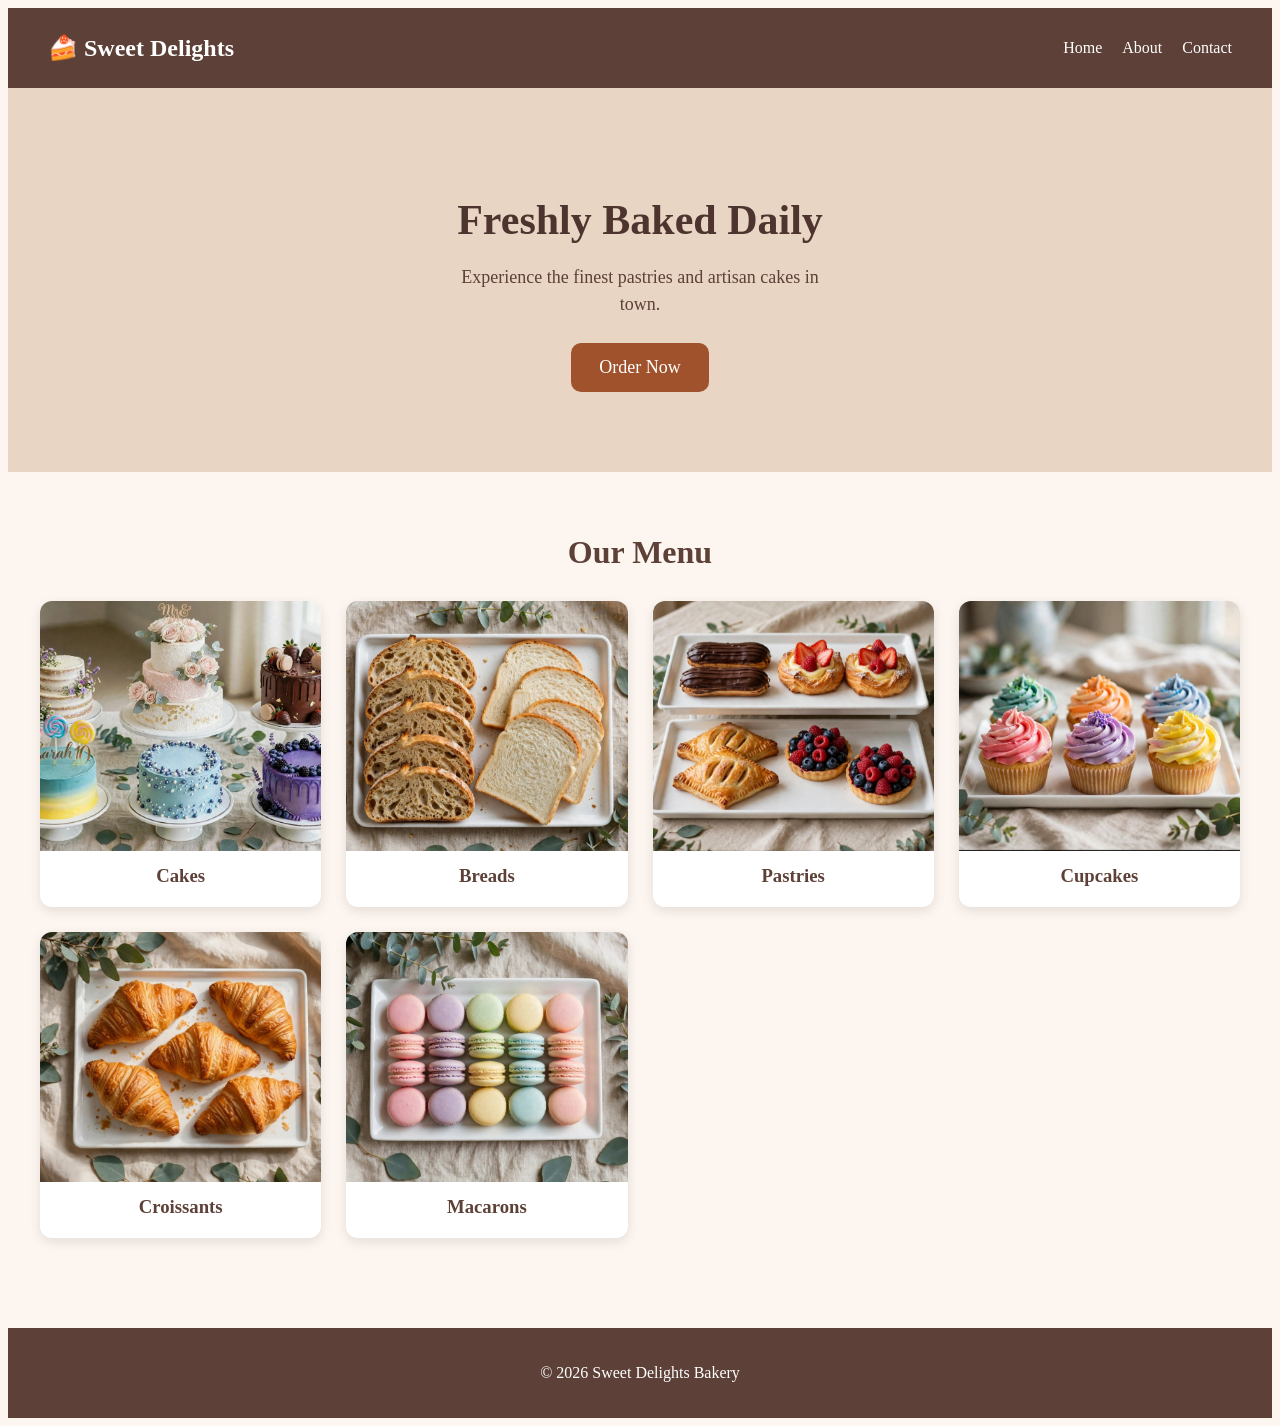
<file: index.html>
<!DOCTYPE html>
<html>
<head>
<meta name="viewport" content="width=device-width, initial-scale=1.0">
<link rel="stylesheet" href="style.css">
<title>Sweet Delights</title>
<style>
.hero { background:#e8d5c4; padding:80px 20px; text-align:center; }
.hero h1 { font-size:42px; color:#4e342e; margin-bottom:20px; }
.hero p { font-size:18px; color:#5d4037; max-width:400px; margin:0 auto 25px auto; line-height:1.5; }
.order-btn { background:#a0522d; color:white; padding:14px 28px; border:none; border-radius:10px; font-size:18px; text-decoration:none; display:inline-block; }
</style>
</head>
<body>
<header>
<div class="logo">🍰 Sweet Delights</div>
<ul class="nav-links">
<li><a href="index.html">Home</a></li>
<li><a href="about.html">About</a></li>
<li><a href="contact.html">Contact</a></li>
</ul>
</header>
<div class="hero">
<h1>Freshly Baked Daily</h1>
<p>Experience the finest pastries and artisan cakes in town.</p>
<a href="contact.html" class="order-btn">Order Now</a>
</div>
<div class="page-section" id="menu">
<h1>Our Menu </h1>
<div class="gallery-grid">
<div class="gallery-item"><a href="cakes.html" style="text-decoration:none;"><img src="cake.jpg"><h3 style="color:#5d4037; margin-top:10px; text-decoration:none;">Cakes</h3></a></div>
<div class="gallery-item"><a href="breads.html" style="text-decoration:none;"><img src="bread.jpg"><h3 style="color:#5d4037; margin-top:10px; text-decoration:none;">Breads</h3></a></div>
<div class="gallery-item"><a href="pastries.html" style="text-decoration:none;"><img src="pastry.jpg"><h3 style="color:#5d4037; margin-top:10px; text-decoration:none;">Pastries</h3></a></div>
<div class="gallery-item"><a href="cupcakes.html" style="text-decoration:none;"><img src="cupcake.jpg"><h3 style="color:#5d4037; margin-top:10px; text-decoration:none;">Cupcakes</h3></a></div>
<div class="gallery-item"><a href="croissants.html" style="text-decoration:none;"><img src="croissant.jpg"><h3 style="color:#5d4037; margin-top:10px; text-decoration:none;">Croissants</h3></a></div>
<div class="gallery-item"><a href="macarons.html" style="text-decoration:none;"><img src="macaron.jpg"><h3 style="color:#5d4037; margin-top:10px; text-decoration:none;">Macarons</h3></a></div>
</div>
</div>
<footer><p>© 2026 Sweet Delights Bakery</p></footer>
</body>
</html>
</file>
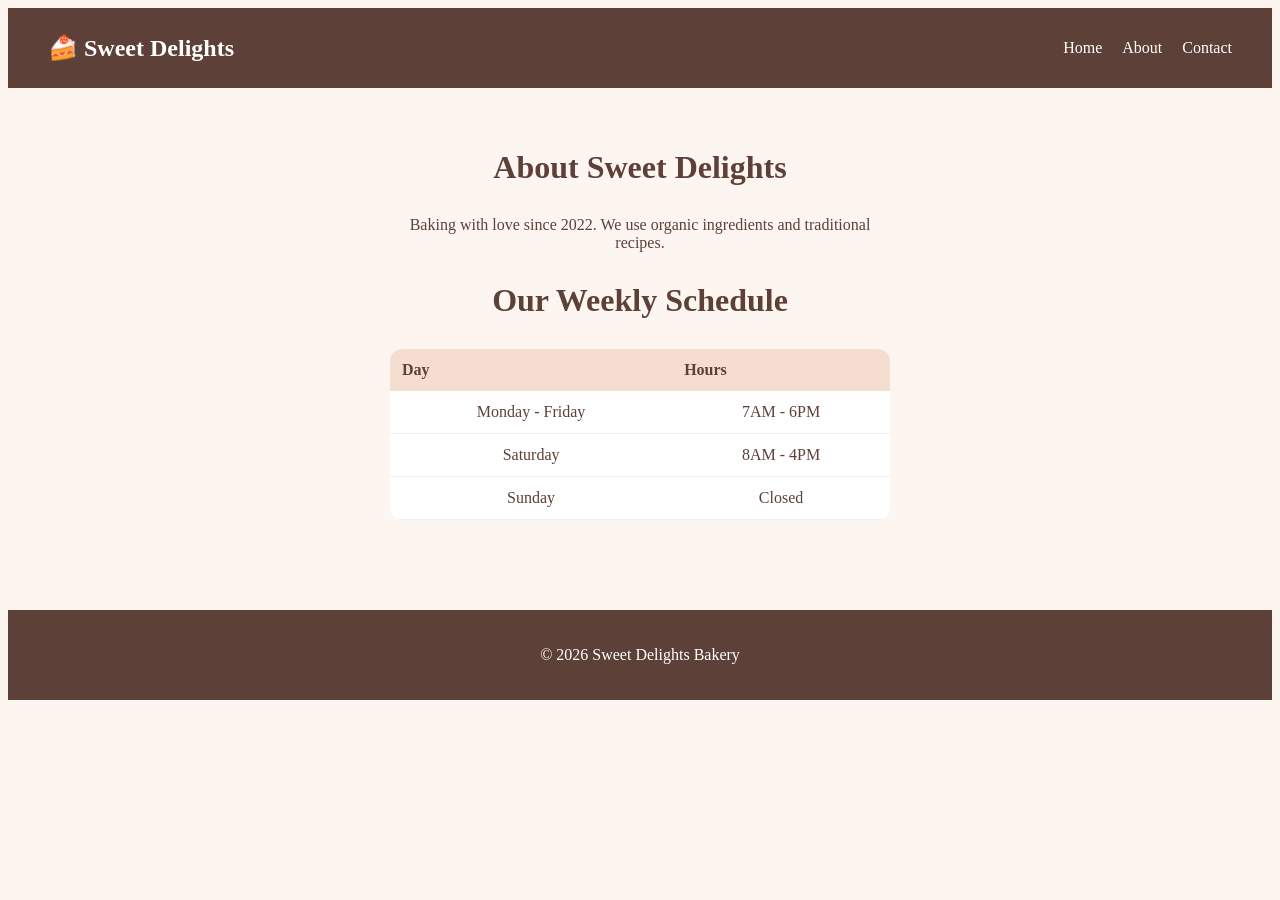
<file: about.html>
<!DOCTYPE html>
<html>
<head>
<meta name="viewport" content="width=device-width, initial-scale=1.0">
<link rel="stylesheet" href="style.css">
<title>About</title>
<style>
.schedule-table { width:90%; max-width:500px; margin:0 auto; border-collapse:collapse; border-radius:12px; overflow:hidden; background:white; }
.schedule-table th { background:#f5ddd0; padding:12px; text-align:left; }
.schedule-table td { padding:12px; border-bottom:1px solid #eee; }
</style>
</head>
<body>
<header><div class="logo">🍰 Sweet Delights</div><ul class="nav-links"><li><a href="index.html">Home</a></li><li><a href="about.html">About</a></li><li><a href="contact.html">Contact</a></li></ul></header>
<div class="page-section">
<h1>About Sweet Delights</h1>
<p style="max-width:500px; margin:10px auto 30px auto;">Baking with love since 2022. We use organic ingredients and traditional recipes.</p>
<h1>Our Weekly Schedule</h1>
<table class="schedule-table">
<tr><th>Day</th><th>Hours</th></tr>
<tr><td>Monday - Friday</td><td>7AM - 6PM</td></tr>
<tr><td>Saturday</td><td>8AM - 4PM</td></tr>
<tr><td>Sunday</td><td>Closed</td></tr>
</table>
</div>
<footer><p>© 2026 Sweet Delights Bakery</p></footer>
</body>
</html>
</file>
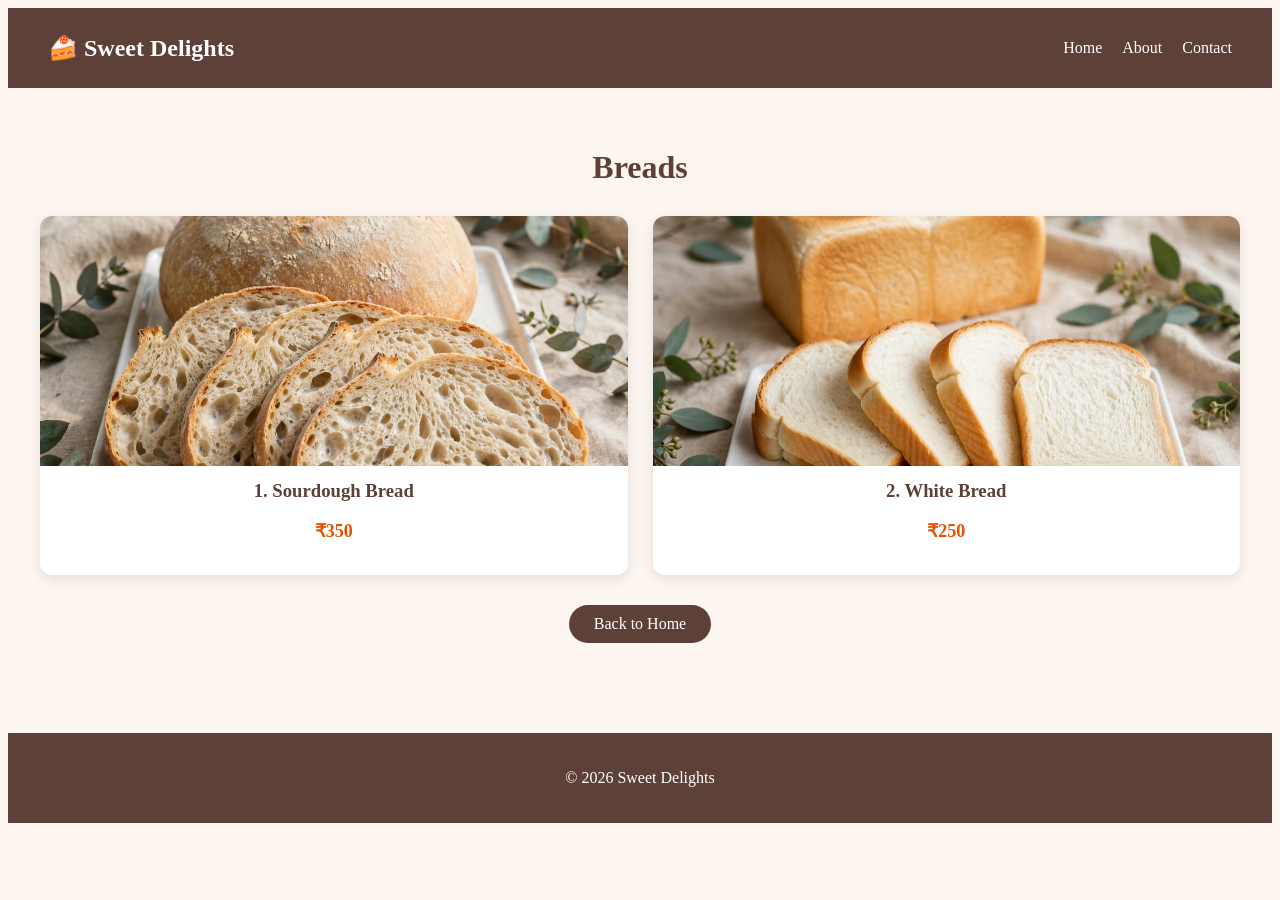
<file: breads.html>
<!DOCTYPE html>
<html>
<head>
<meta name="viewport" content="width=device-width, initial-scale=1.0">
<link rel="stylesheet" href="style.css">
<title>Breads</title>
</head>
<body>
<header>
<div class="logo">🍰 Sweet Delights</div>
<ul class="nav-links">
<li><a href="index.html">Home</a></li>
<li><a href="about.html">About</a></li>
<li><a href="contact.html">Contact</a></li>
</ul>
</header>
<div class="page-section">
<h1>Breads </h1>
<div class="gallery-grid">
<div class="gallery-item"><img src="sourdough bread.jpg"><h3>1. Sourdough Bread</h3><p class="price">₹350</p></div>
<div class="gallery-item"><img src="white bread.jpg"><h3>2. White Bread</h3><p class="price">₹250</p></div>
</div>
<a href="index.html" class="btn">Back to Home</a>
</div>
<footer><p>© 2026 Sweet Delights</p></footer>
</body>
</html>
</file>
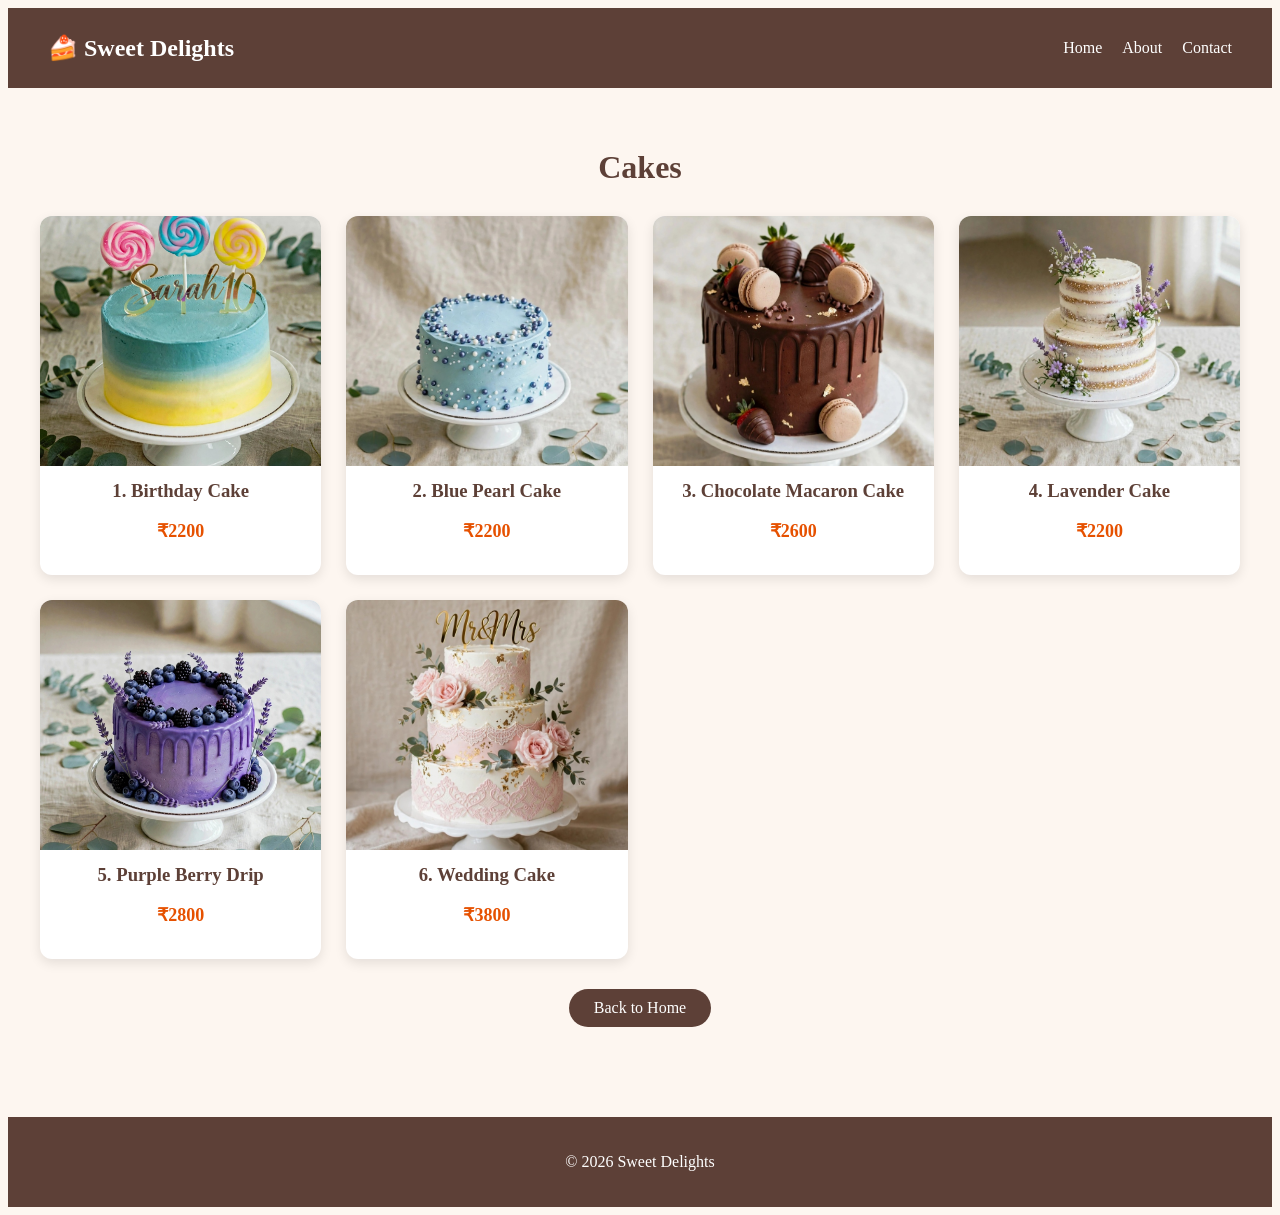
<file: cakes.html>
<!DOCTYPE html>
<html>
<head>
<meta name="viewport" content="width=device-width, initial-scale=1.0">
<link rel="stylesheet" href="style.css">
<title>Cakes</title>
</head>
<body>
<header>
<div class="logo">🍰 Sweet Delights</div>
<ul class="nav-links">
<li><a href="index.html">Home</a></li>
<li><a href="about.html">About</a></li>
<li><a href="contact.html">Contact</a></li>
</ul>
</header>
<div class="page-section">
<h1>Cakes</h1>
<div class="gallery-grid">
<div class="gallery-item"><img src="birthday cake.jpg"><h3>1. Birthday Cake</h3><p class="price">₹2200</p></div>
<div class="gallery-item"><img src="blue pearl cake.jpg"><h3>2. Blue Pearl Cake</h3><p class="price">₹2200</p></div>
<div class="gallery-item"><img src="chocolate macaron cake.jpg"><h3>3. Chocolate Macaron Cake</h3><p class="price">₹2600</p></div>
<div class="gallery-item"><img src="lavender cake.jpg"><h3>4. Lavender Cake</h3><p class="price">₹2200</p></div>
<div class="gallery-item"><img src="purple berry drip.jpg"><h3>5. Purple Berry Drip</h3><p class="price">₹2800</p></div>
<div class="gallery-item"><img src="wedding cake.jpg"><h3>6. Wedding Cake</h3><p class="price">₹3800</p></div>
</div>
<a href="index.html" class="btn">Back to Home</a>
</div>
<footer><p>© 2026 Sweet Delights</p></footer>
</body>
</html>
</file>
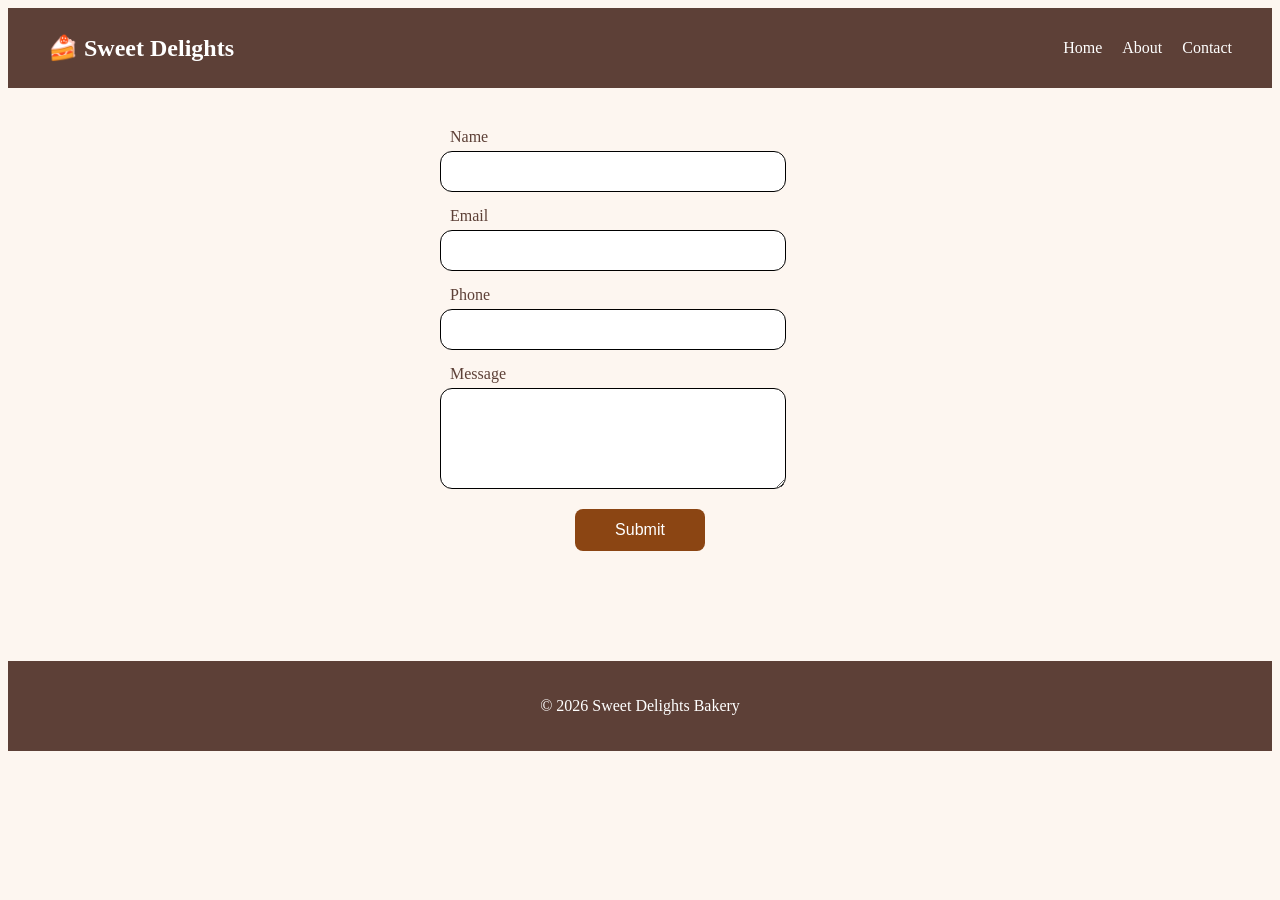
<file: contact.html>
<!DOCTYPE html>
<html>
<head>
<meta name="viewport" content="width=device-width, initial-scale=1.0">
<link rel="stylesheet" href="style.css">
<title>Contact</title>
<style>
.form-box { max-width:400px; margin:0 auto; text-align:left; padding: 0 20px; }
.form-box label { margin-left:10px; font-weight:500; color:#5d4037; }
.form-box input, .form-box textarea { width:80%; padding:12px; border:1.5px solid black; border-radius:12px; margin:5px 0 15px 0; outline:none; display:block; }
.submit-btn { background:#8b4513; color:white; border:none; padding:12px 40px; border-radius:8px; font-size:16px; display:block; margin:20px auto; cursor:pointer; }
</style>
</head>
<body>
<header><div class="logo">🍰 Sweet Delights</div><ul class="nav-links"><li><a href="index.html">Home</a></li><li><a href="about.html">About</a></li><li><a href="contact.html">Contact</a></li></ul></header>
<div class="page-section">
<div class="form-box">
<label>Name</label><input type="text">
<label>Email</label><input type="email">
<label>Phone</label><input type="text">
<label>Message</label><textarea rows="5"></textarea>
<button class="submit-btn">Submit</button>
</div>
</div>
<footer><p>© 2026 Sweet Delights Bakery</p></footer>
</body>
</html>
</file>
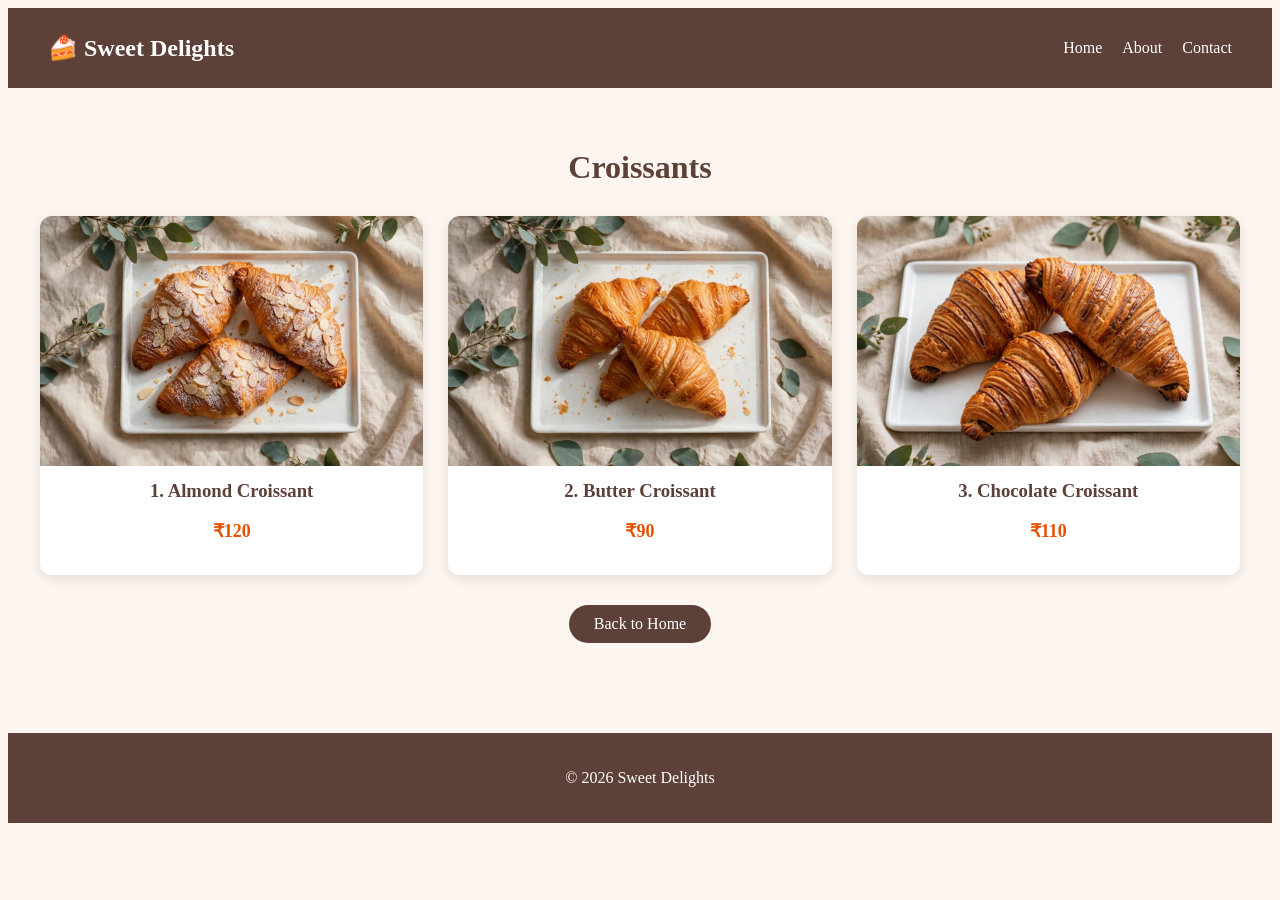
<file: croissants.html>
<!DOCTYPE html>
<html>
<head>
<meta name="viewport" content="width=device-width, initial-scale=1.0">
<link rel="stylesheet" href="style.css">
<title>Croissants</title>
</head>
<body>
<header>
<div class="logo">🍰 Sweet Delights</div>
<ul class="nav-links">
<li><a href="index.html">Home</a></li>
<li><a href="about.html">About</a></li>
<li><a href="contact.html">Contact</a></li>
</ul>
</header>
<div class="page-section">
<h1>Croissants </h1>
<div class="gallery-grid">
<div class="gallery-item"><img src="almond croissant.jpg"><h3>1. Almond Croissant</h3><p class="price">₹120</p></div>
<div class="gallery-item"><img src="butter croissant.jpg"><h3>2. Butter Croissant</h3><p class="price">₹90</p></div>
<div class="gallery-item"><img src="chocolate croissant.jpg"><h3>3. Chocolate Croissant</h3><p class="price">₹110</p></div>
</div>
<a href="index.html" class="btn">Back to Home</a>
</div>
<footer><p>© 2026 Sweet Delights</p></footer>
</body>
</html>
</file>
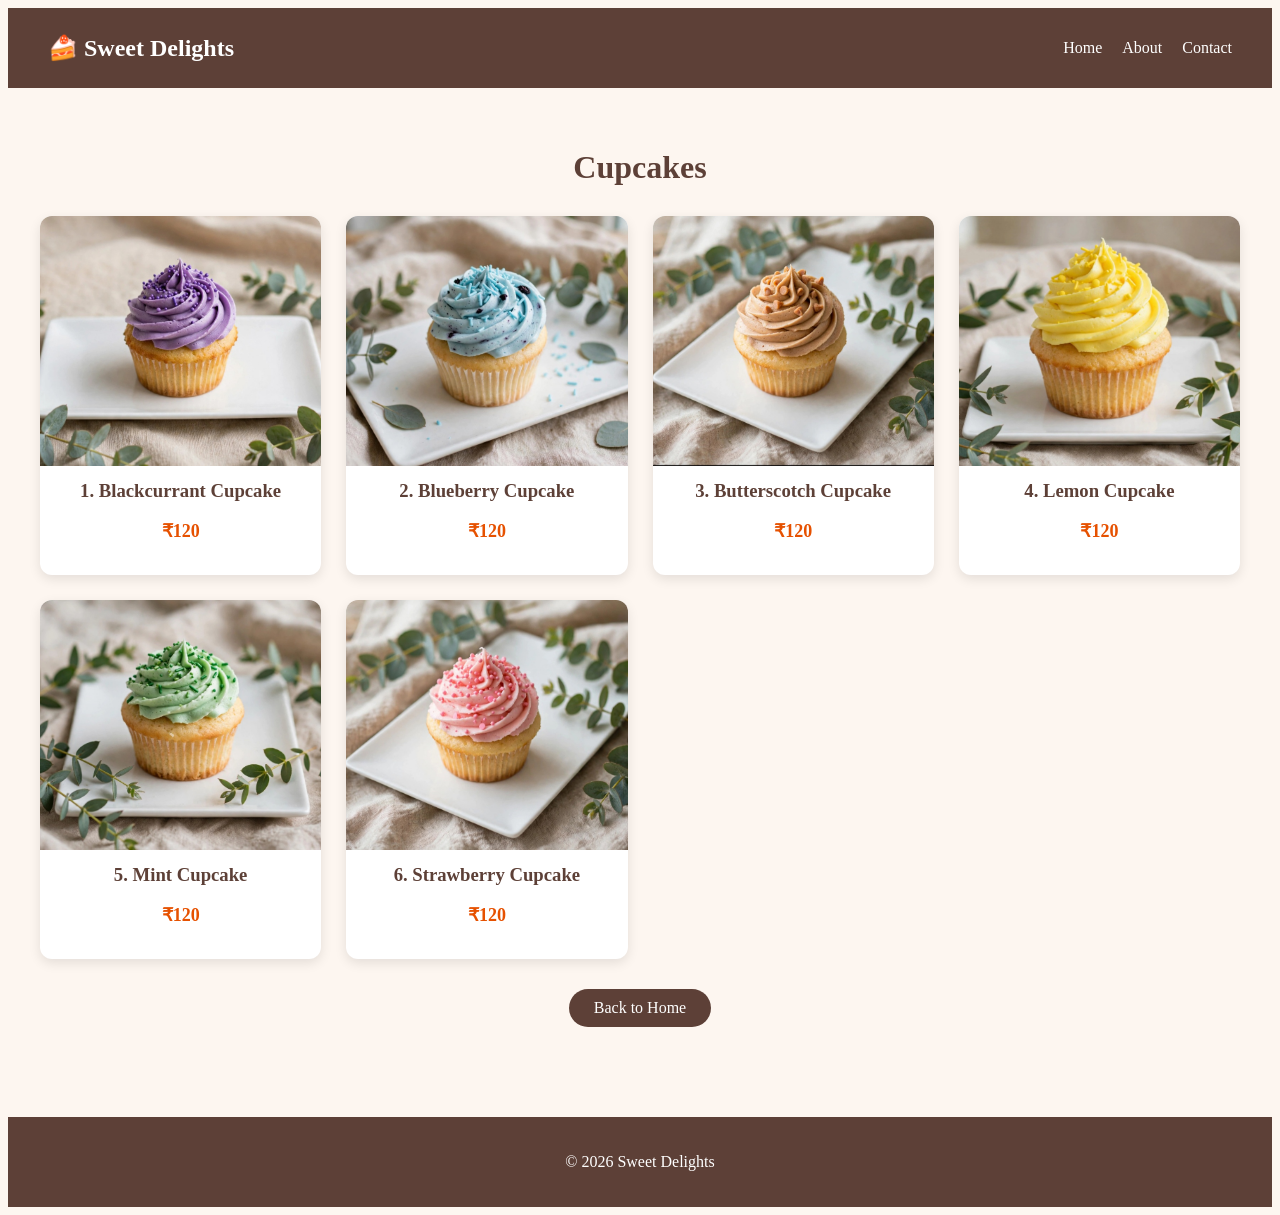
<file: cupcakes.html>
<!DOCTYPE html>
<html>
<head>
<meta name="viewport" content="width=device-width, initial-scale=1.0">
<link rel="stylesheet" href="style.css">
<title>Cupcakes</title>
</head>
<body>
<header>
<div class="logo">🍰 Sweet Delights</div>
<ul class="nav-links">
<li><a href="index.html">Home</a></li>
<li><a href="about.html">About</a></li>
<li><a href="contact.html">Contact</a></li>
</ul>
</header>
<div class="page-section">
<h1>Cupcakes</h1>
<div class="gallery-grid">
<div class="gallery-item"><img src="blackcurrant cupcake.jpg"><h3>1. Blackcurrant Cupcake</h3><p class="price">₹120</p></div>
<div class="gallery-item"><img src="blueberry cupcake.jpg"><h3>2. Blueberry Cupcake</h3><p class="price">₹120</p></div>
<div class="gallery-item"><img src="butterscotch cupcake.jpg"><h3>3. Butterscotch Cupcake</h3><p class="price">₹120</p></div>
<div class="gallery-item"><img src="lemon cupcake.jpg"><h3>4. Lemon Cupcake</h3><p class="price">₹120</p></div>
<div class="gallery-item"><img src="mint cupcake.jpg"><h3>5. Mint Cupcake</h3><p class="price">₹120</p></div>
<div class="gallery-item"><img src="strawberry cupcake.jpg"><h3>6. Strawberry Cupcake</h3><p class="price">₹120</p></div>
</div>
<a href="index.html" class="btn">Back to Home</a>
</div>
<footer><p>© 2026 Sweet Delights</p></footer>
</body>
</file>
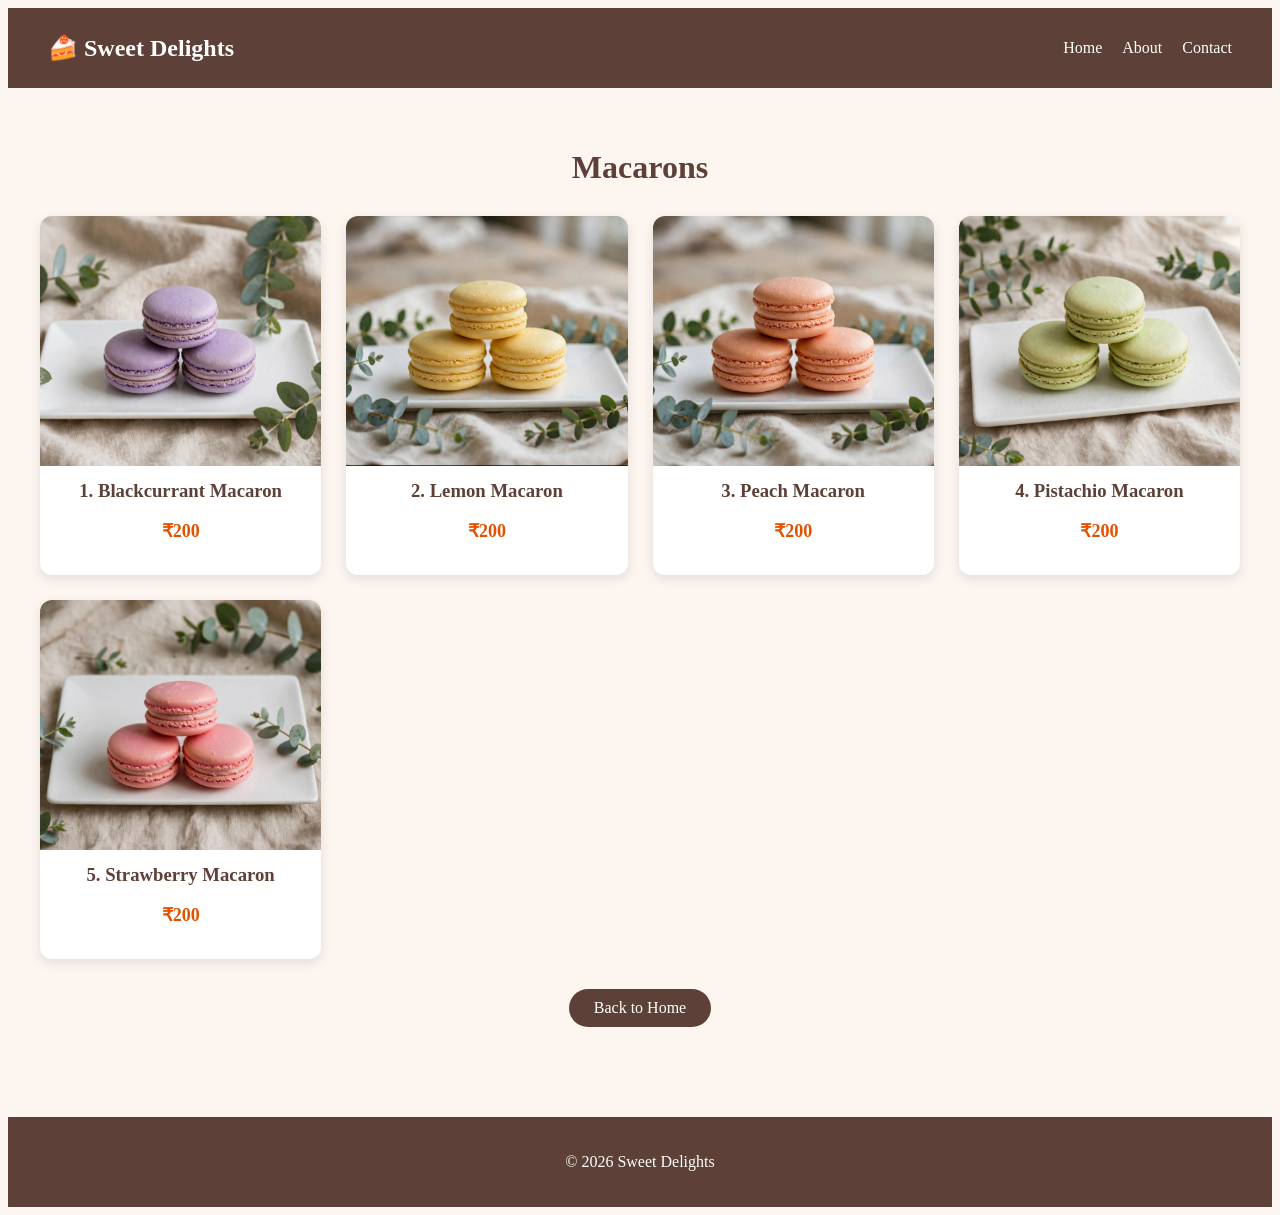
<file: macarons.html>
<!DOCTYPE html>
<html>
<head>
<meta name="viewport" content="width=device-width, initial-scale=1.0">
<link rel="stylesheet" href="style.css">
<title>Macarons</title>
</head>
<body>
<header>
<div class="logo">🍰 Sweet Delights</div>
<ul class="nav-links">
<li><a href="index.html">Home</a></li>
<li><a href="about.html">About</a></li>
<li><a href="contact.html">Contact</a></li>
</ul>
</header>
<div class="page-section">
<h1>Macarons </h1>
<div class="gallery-grid">
<div class="gallery-item"><img src="blackcurrant macaron.jpg"><h3>1. Blackcurrant Macaron</h3><p class="price">₹200</p></div>
<div class="gallery-item"><img src="lemon macaron.jpg"><h3>2. Lemon Macaron</h3><p class="price">₹200</p></div>
<div class="gallery-item"><img src="peach macaron.jpg"><h3>3. Peach Macaron</h3><p class="price">₹200</p></div>
<div class="gallery-item"><img src="pistachio macaron.jpg"><h3>4. Pistachio Macaron</h3><p class="price">₹200</p></div>
<div class="gallery-item"><img src="strawberry macaron.jpg"><h3>5. Strawberry Macaron</h3><p class="price">₹200</p></div>
</div>
<a href="index.html" class="btn">Back to Home</a>
</div>
<footer><p>© 2026 Sweet Delights</p></footer>
</body>
</html>
</file>
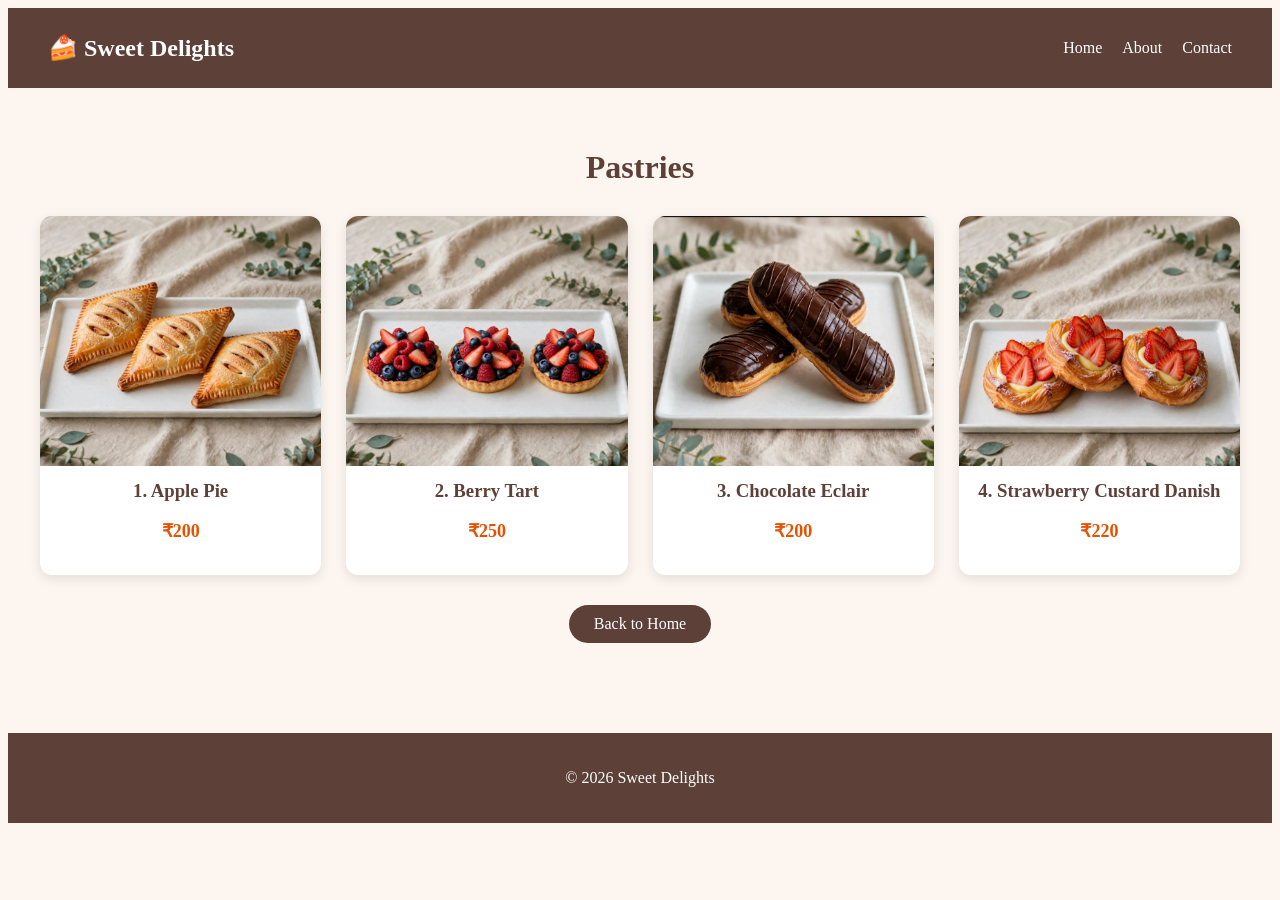
<file: pastries.html>
<!DOCTYPE html>
<html>
<head>
<meta name="viewport" content="width=device-width, initial-scale=1.0">
<link rel="stylesheet" href="style.css">
<title>Pastries</title>
</head>
<body>
<header>
<div class="logo">🍰 Sweet Delights</div>
<ul class="nav-links">
<li><a href="index.html">Home</a></li>
<li><a href="about.html">About</a></li>
<li><a href="contact.html">Contact</a></li>
</ul>
</header>
<div class="page-section">
<h1>Pastries </h1>
<div class="gallery-grid">
<div class="gallery-item"><img src="apple pie.jpg"><h3>1. Apple Pie</h3><p class="price">₹200</p></div>
<div class="gallery-item"><img src="berry tart.jpg"><h3>2. Berry Tart</h3><p class="price">₹250</p></div>
<div class="gallery-item"><img src="chocolate eclair.jpg"><h3>3. Chocolate Eclair</h3><p class="price">₹200</p></div>
<div class="gallery-item"><img src="strawberry custard danish.jpg"><h3>4. Strawberry Custard Danish</h3><p class="price">₹220</p></div>
</div>
<a href="index.html" class="btn">Back to Home</a>
</div>
<footer><p>© 2026 Sweet Delights</p></footer>
</body>
</html>
</file>
<file: style.css>
_{
margin: 0;
padding: 0;
box-sizing: border-box;
font-family: 'Poppins', sans-serif;
}

body {
background-color: #fdf6f0;
color: #5d4037;
}

header {
background-color: #5d4037;
color: white;
padding: 15px 40px;
display: flex;
justify-content: space-between;
align-items: center;
}

.logo {
font-size: 24px;
font-weight: bold;
}

.nav-links {
list-style: none;
display: flex;
gap: 20px;
}

.nav-links a {
color: white;
text-decoration: none;
font-weight: 500;
}

.nav-links a:hover {
color: #ffcc80;
}

.page-section {
padding: 40px 20px;
text-align: center;
}

.page-section h1 {
margin-bottom: 30px;
color: #5d4037;
}

.gallery-grid {
display: grid;
grid-template-columns: repeat(auto-fit, minmax(280px, 1fr));
gap: 25px;
max-width: 1200px;
margin: 0 auto;
}

.gallery-item {
background: white;
border-radius: 12px;
overflow: hidden;
box-shadow: 0 4px 12px rgba(0,0,0,0.1);
padding-bottom: 15px;
transition: transform 0.3s;
}

.gallery-item:hover {
transform: translateY(-5px);
}

.gallery-item img {
width: 100%;
height: 250px;
object-fit: cover;
}

.gallery-item h3 {
margin: 10px 0 5px 0;
}

.price {
color: #e65100;
font-weight: bold;
font-size: 18px;
}

.btn {
display: inline-block;
margin-top: 30px;
padding: 10px 25px;
background-color: #5d4037;
color: white;
text-decoration: none;
border-radius: 25px;
}

.btn:hover {
background-color: #3e2723;
}

footer {
background-color: #5d4037;
color: white;
text-align: center;
padding: 20px;
margin-top: 50px;
}
a { text-decoration: none !important; }
</file>
